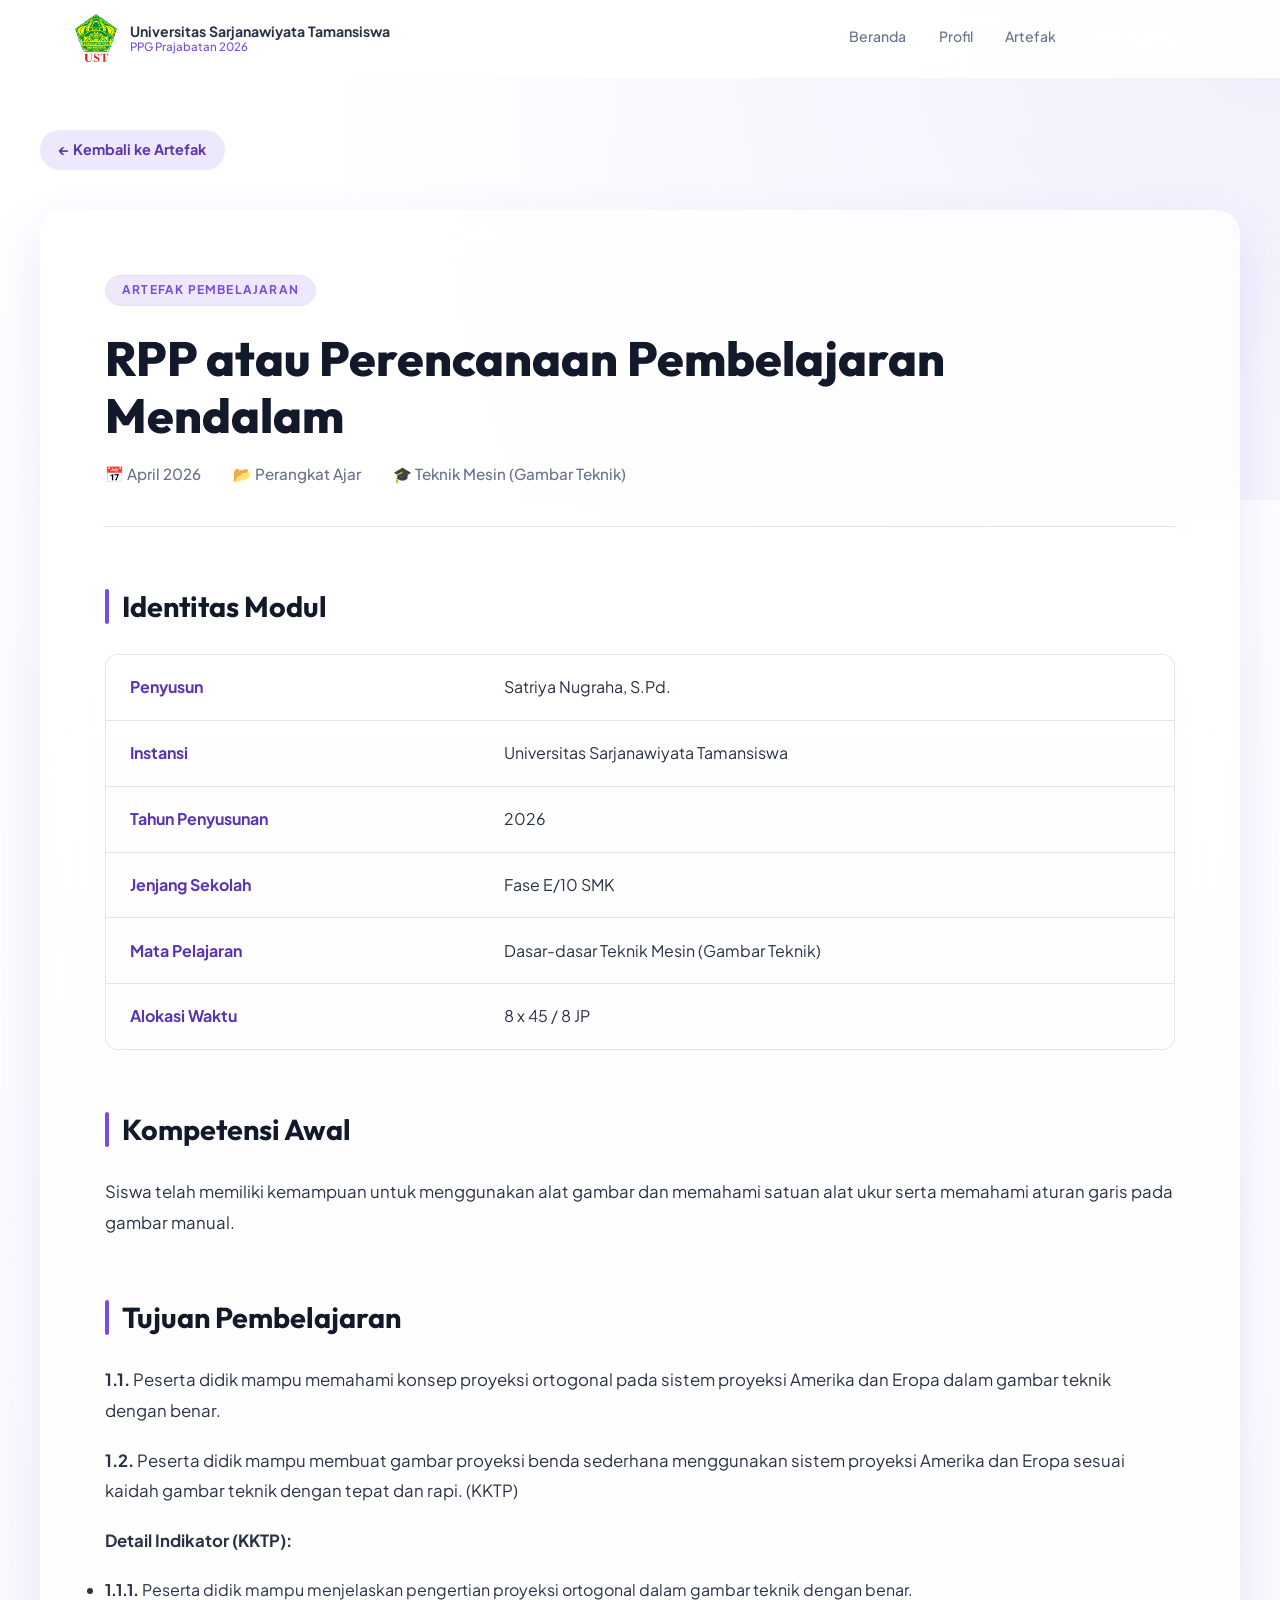
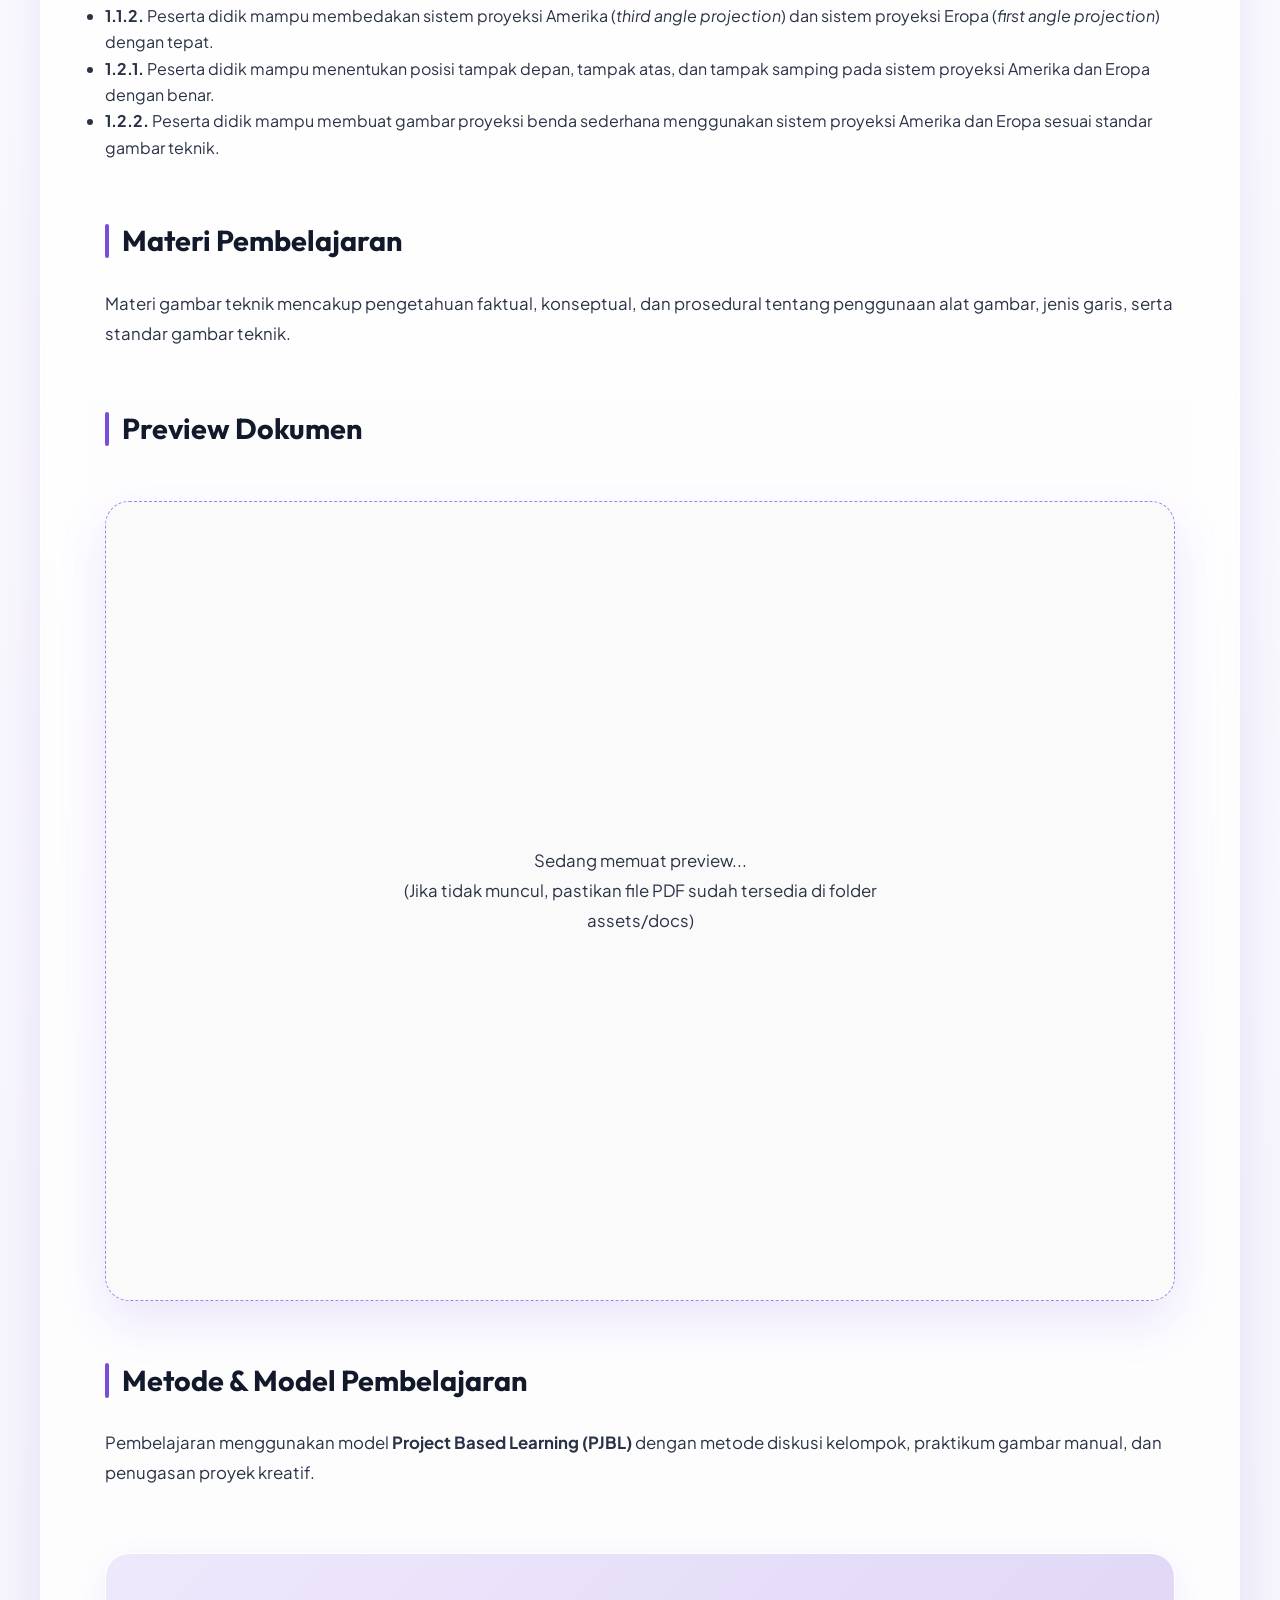
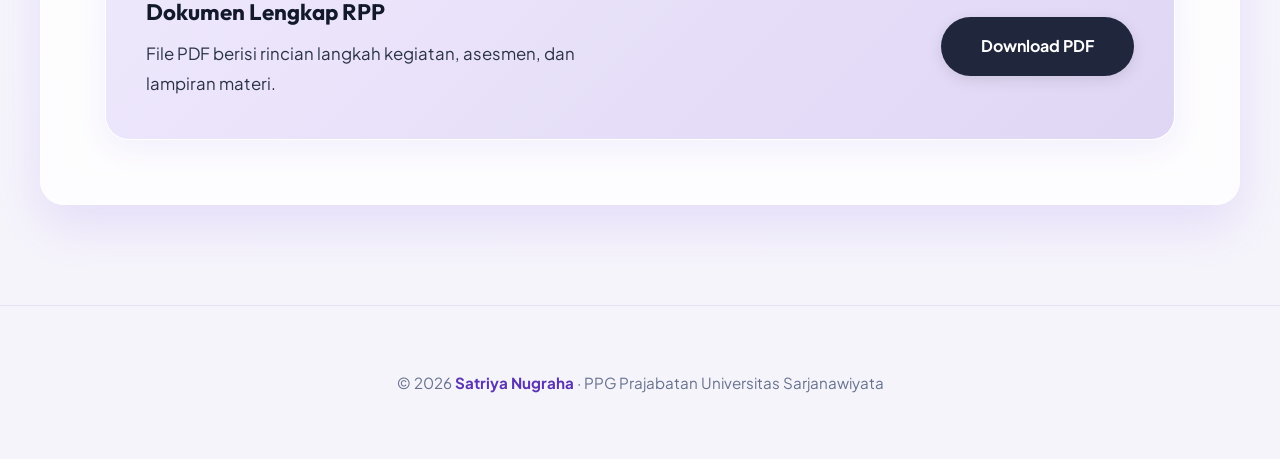
<file: perangkat-ajar.html>
<!DOCTYPE html>
<html lang="id">
<head>
  <meta charset="UTF-8" />
  <meta name="viewport" content="width=1200" />
  <title>Perangkat Ajar – PPG Prajabatan 2026</title>
  <link rel="preconnect" href="https://fonts.googleapis.com" />
  <link rel="preconnect" href="https://fonts.gstatic.com" crossorigin />
  <link href="https://fonts.googleapis.com/css2?family=Poppins:wght@400;500;600;700&family=Outfit:wght@400;500;600;700;800;900&family=Plus+Jakarta+Sans:wght@400;500;600;700&display=swap" rel="stylesheet" />
  <link rel="stylesheet" href="style.css?v=5" />
  <link rel="icon" type="image/png" href="logo-ust.png" />
  <style>
    .detail-section {
      padding-top: 130px;
      padding-bottom: 100px;
      background: linear-gradient(180deg, var(--white) 0%, var(--bg-alt) 100%);
      min-height: 100vh;
      position: relative;
    }
    .detail-section::before {
      content: '';
      position: absolute;
      top: 0; left: 0; right: 0; height: 500px;
      background: radial-gradient(circle at top right, hsl(258,70%,90%,0.4) 0%, transparent 70%);
      pointer-events: none;
    }
    .back-btn {
      display: inline-flex;
      align-items: center;
      gap: 0.6rem;
      color: var(--purple-dark);
      text-decoration: none;
      font-weight: 700;
      font-size: 0.9rem;
      margin-bottom: 2.5rem;
      transition: var(--transition);
      background: var(--purple-soft);
      padding: 0.5rem 1.2rem;
      border-radius: 99px;
    }
    .back-btn:hover {
      background: var(--purple);
      color: var(--white);
      transform: translateX(-5px);
    }
    .rpp-container {
      background: var(--glass-bg);
      backdrop-filter: blur(var(--glass-blur));
      -webkit-backdrop-filter: blur(var(--glass-blur));
      border: 1px solid var(--glass-border);
      border-radius: var(--radius-lg);
      padding: 4rem;
      box-shadow: var(--shadow-lg);
      position: relative;
      z-index: 1;
    }
    .rpp-header {
      border-bottom: 1px solid var(--border);
      padding-bottom: 2.5rem;
      margin-bottom: 3rem;
    }
    .rpp-header h1 {
      font-family: 'Outfit', sans-serif;
      font-size: clamp(2rem, 4vw, 3rem);
      font-weight: 800;
      color: var(--dark);
      margin-top: 0.75rem;
      margin-bottom: 1rem;
      line-height: 1.2;
    }
    .rpp-meta {
      display: flex;
      flex-wrap: wrap;
      gap: 2rem;
      color: var(--text-muted);
      font-size: 0.95rem;
      font-weight: 500;
    }
    .rpp-meta span { display: flex; align-items: center; gap: 0.5rem; }
    .rpp-content h2 {
      font-family: 'Outfit', sans-serif;
      font-size: 1.8rem;
      font-weight: 700;
      color: var(--dark);
      margin: 3.5rem 0 1.5rem;
      display: flex;
      align-items: center;
      gap: 0.8rem;
    }
    .rpp-content h2::before {
      content: '';
      width: 4px;
      height: 1.2em;
      background: var(--purple);
      border-radius: 2px;
    }
    .rpp-content p {
      margin-bottom: 1.25rem;
      color: var(--text);
      line-height: 1.8;
      font-size: 1.05rem;
    }
    .info-table {
      width: 100%;
      border-collapse: separate;
      border-spacing: 0;
      margin-bottom: 2.5rem;
      border: 1px solid var(--border);
      border-radius: 12px;
      overflow: hidden;
    }
    .info-table td {
      padding: 1.2rem 1.5rem;
      border-bottom: 1px solid var(--border);
      font-size: 1rem;
    }
    .info-table tr:last-child td { border-bottom: none; }
    .info-table td:first-child {
      background: rgba(258, 80%, 95%, 0.4);
      font-weight: 700;
      color: var(--purple-dark);
      width: 35%;
    }
    .download-card {
      background: linear-gradient(135deg, var(--purple-soft) 0%, hsl(258,60%,90%) 100%);
      border: 1px solid var(--white);
      border-radius: var(--radius-lg);
      padding: 2.5rem;
      display: flex;
      align-items: center;
      justify-content: space-between;
      margin-top: 4rem;
      box-shadow: var(--shadow-md);
    }
    .download-info h4 { 
      font-family: 'Outfit', sans-serif;
      font-size: 1.4rem;
      color: var(--dark);
      margin-bottom: 0.5rem; 
    }
    .btn-download {
      background: var(--dark-accent);
      color: white;
      text-decoration: none;
      padding: 1rem 2.5rem;
      border-radius: 99px;
      font-weight: 700;
      font-size: 1rem;
      transition: var(--transition);
      box-shadow: 0 4px 15px rgba(0,0,0,0.1);
    }
    .btn-download:hover {
      background: var(--purple);
      transform: translateY(-3px) scale(1.02);
      box-shadow: 0 8px 25px rgba(103, 61, 230, 0.3);
    }
    .pdf-viewer-container {
      width: 100%;
      height: 800px;
      margin: 3rem 0;
      border: 1px dashed var(--purple-light);
      border-radius: var(--radius-lg);
      overflow: hidden;
      box-shadow: var(--shadow-lg);
      background: #fafafa;
      position: relative;
    }
    .pdf-viewer-container iframe {
      width: 100%;
      height: 100%;
      border: none;
    }
    .pdf-fallback {
      position: absolute;
      top: 50%;
      left: 50%;
      transform: translate(-50%, -50%);
      text-align: center;
      color: var(--text-muted);
    }
  </style>
</head>
<body>

  <!-- NAVBAR (REUSED) -->
  <nav class="navbar scrolled" id="navbar">
    <div class="nav-container">
      <a href="index.html#home" class="nav-brand">
        <img src="logo-ust.png" alt="Logo UST" class="nav-logo-img" />
        <div class="nav-brand-text">
          <span class="nav-univ">Universitas Sarjanawiyata Tamansiswa</span>
          <span class="nav-sub">PPG Prajabatan 2026</span>
        </div>
      </a>
      <ul class="nav-links">
        <li><a href="index.html#home" class="nav-link">Beranda</a></li>
        <li><a href="index.html#profil" class="nav-link">Profil</a></li>
        <li><a href="index.html#artefak" class="nav-link">Artefak</a></li>
        <li><a href="index.html#kontak" class="btn-hubungi">Hubungi Saya</a></li>
      </ul>
    </div>
  </nav>

  <main class="detail-section page-enter">
    <div class="container">
      <a href="index.html#artefak" class="back-btn">← Kembali ke Artefak</a>
      
      <div class="rpp-container">
        <div class="rpp-header">
          <span class="section-tag">Artefak Pembelajaran</span>
          <h1>RPP atau Perencanaan Pembelajaran Mendalam</h1>
          <div class="rpp-meta">
            <span>📅 April 2026</span>
            <span>📂 Perangkat Ajar</span>
            <span>🎓 Teknik Mesin (Gambar Teknik)</span>
          </div>
        </div>

        <div class="rpp-content">
          <h2>Identitas Modul</h2>
          <table class="info-table">
            <tr>
              <td>Penyusun</td>
              <td>Satriya Nugraha, S.Pd.</td>
            </tr>
            <tr>
              <td>Instansi</td>
              <td>Universitas Sarjanawiyata Tamansiswa</td>
            </tr>
            <tr>
              <td>Tahun Penyusunan</td>
              <td>2026</td>
            </tr>
            <tr>
              <td>Jenjang Sekolah</td>
              <td>Fase E/10 SMK</td>
            </tr>
            <tr>
              <td>Mata Pelajaran</td>
              <td>Dasar-dasar Teknik Mesin (Gambar Teknik)</td>
            </tr>
            <tr>
              <td>Alokasi Waktu</td>
              <td>8 x 45 / 8 JP</td>
            </tr>
          </table>

          <h2>Kompetensi Awal</h2>
          <p>Siswa telah memiliki kemampuan untuk menggunakan alat gambar dan memahami satuan alat ukur serta memahami aturan garis pada gambar manual.</p>

          <h2>Tujuan Pembelajaran</h2>
          <p><strong>1.1.</strong> Peserta didik mampu memahami konsep proyeksi ortogonal pada sistem proyeksi Amerika dan Eropa dalam gambar teknik dengan benar.</p>
          <p><strong>1.2.</strong> Peserta didik mampu membuat gambar proyeksi benda sederhana menggunakan sistem proyeksi Amerika dan Eropa sesuai kaidah gambar teknik dengan tepat dan rapi. (KKTP)</p>

          <p><strong>Detail Indikator (KKTP):</strong></p>
          <ul>
            <li><strong>1.1.1.</strong> Peserta didik mampu menjelaskan pengertian proyeksi ortogonal dalam gambar teknik dengan benar.</li>
            <li><strong>1.1.2.</strong> Peserta didik mampu membedakan sistem proyeksi Amerika (<em>third angle projection</em>) dan sistem proyeksi Eropa (<em>first angle projection</em>) dengan tepat.</li>
            <li><strong>1.2.1.</strong> Peserta didik mampu menentukan posisi tampak depan, tampak atas, dan tampak samping pada sistem proyeksi Amerika dan Eropa dengan benar.</li>
            <li><strong>1.2.2.</strong> Peserta didik mampu membuat gambar proyeksi benda sederhana menggunakan sistem proyeksi Amerika dan Eropa sesuai standar gambar teknik.</li>
          </ul>

          <h2>Materi Pembelajaran</h2>
          <p>Materi gambar teknik mencakup pengetahuan faktual, konseptual, dan prosedural tentang penggunaan alat gambar, jenis garis, serta standar gambar teknik.</p>

          <h2>Preview Dokumen</h2>
          <div class="pdf-viewer-container">
            <div class="pdf-fallback">
              <p>Sedang memuat preview... <br> (Jika tidak muncul, pastikan file PDF sudah tersedia di folder assets/docs)</p>
            </div>
            <iframe src="assets/docs/Modul_Ajar_PPG.pdf#toolbar=0" title="Preview RPP"></iframe>
          </div>

          <h2>Metode & Model Pembelajaran</h2>
          <p>Pembelajaran menggunakan model <strong>Project Based Learning (PJBL)</strong> dengan metode diskusi kelompok, praktikum gambar manual, dan penugasan proyek kreatif.</p>

          <div class="download-card">
            <div class="download-info">
              <h4>Dokumen Lengkap RPP</h4>
              <p class="section-desc" style="margin:0; text-align:left;">File PDF berisi rincian langkah kegiatan, asesmen, dan lampiran materi.</p>
            </div>
            <a href="assets/docs/Modul_Ajar_PPG.pdf" class="btn-download" target="_blank">Download PDF</a>
          </div>
        </div>
      </div>
    </div>
  </main>

  <footer class="footer">
    <div class="container footer-inner">
      <p>© 2026 <strong>Satriya Nugraha</strong> · PPG Prajabatan Universitas Sarjanawiyata</p>
    </div>
  </footer>

  <script src="script.js"></script>
</body>
</html>
</file>
<file: style.css>
﻿/* â•â•â•â•â•â•â•â•â•â•â•â•â•â•â•â•â•â•â•â•â•â•â•â•â•â•â•â•â•â•â•â•â•â•â•â•â•â•â•â•â•â•â•â•â•â•â•
   PORTFOLIO â€“ Light Theme (mirip referensi)
   â•â•â•â•â•â•â•â•â•â•â•â•â•â•â•â•â•â•â•â•â•â•â•â•â•â•â•â•â•â•â•â•â•â•â•â•â•â•â•â•â•â•â•â•â•â•â• */

/* â”€â”€ RESET â”€â”€â”€â”€â”€â”€â”€â”€â”€â”€â”€â”€â”€â”€â”€â”€â”€â”€â”€â”€â”€â”€â”€â”€â”€â”€â”€â”€â”€â”€â”€â”€â”€â”€â”€â”€â”€â”€ */
*, *::before, *::after { box-sizing: border-box; margin: 0; padding: 0; }

:root {
  /* Premium Palette */
  --purple:        hsl(258, 66%, 58%);      /* Elegant Primary */
  --purple-dark:   hsl(258, 55%, 45%);      /* For Contrast */
  --purple-light:  hsl(258, 75%, 72%);      /* For Highlights */
  --purple-soft:   hsl(258, 80%, 95%);      /* For Soft Backgrounds */
  --purple-bg:     hsl(258, 100%, 98%);     /* Clean Page Background */
  
  --dark:          hsl(224, 42%, 12%);      /* Deep Ink */
  --dark-accent:   hsl(224, 30%, 18%);      /* Rich Dark Gray */
  --text:          hsl(224, 25%, 22%);      /* Professional Reading Color */
  --text-muted:    hsl(224, 15%, 48%);      /* Soft Grayish Blue */
  
  --white:         #ffffff;
  --border:        hsl(258, 40%, 92%);
  --bg-alt:        hsl(252, 45%, 97%);

  /* Glassmorphism Tokens */
  --glass-bg:      rgba(255, 255, 255, 0.75);
  --glass-border:  rgba(255, 255, 255, 0.5);
  --glass-blur:    20px;

  /* Shadows & Layout */
  --shadow-sm:     0 2px 10px rgba(0, 0, 0, 0.05);
  --shadow-md:     0 8px 30px rgba(103, 61, 230, 0.08); /* Purple-tinted shadow */
  --shadow-lg:     0 20px 50px rgba(103, 61, 230, 0.12);
  
  --max-w:         1200px;
  --radius:        14px;
  --radius-lg:     24px;
  --transition:    0.4s cubic-bezier(0.165, 0.84, 0.44, 1);
}

html { scroll-behavior: smooth; }

body {
  font-family: 'Plus Jakarta Sans', sans-serif;
  background: var(--white);
  color: var(--text);
  line-height: 1.65;
  overflow-x: hidden;
  min-width: 1200px;
}

::-webkit-scrollbar { width: 5px; }
::-webkit-scrollbar-track { background: var(--white); }
::-webkit-scrollbar-thumb { background: var(--purple-light); border-radius: 99px; }

/* â”€â”€ NAVBAR â”€â”€â”€â”€â”€â”€â”€â”€â”€â”€â”€â”€â”€â”€â”€â”€â”€â”€â”€â”€â”€â”€â”€â”€â”€â”€â”€â”€â”€â”€â”€â”€â”€â”€â”€â”€ */
.navbar {
  position: fixed; top: 0; left: 0; right: 0;
  z-index: 1000;
  padding: 0.9rem 0;
  background: rgba(255,255,255,0.92);
  backdrop-filter: blur(16px);
  -webkit-backdrop-filter: blur(16px);
  border-bottom: 1px solid transparent;
  transition: var(--transition);
}
.navbar.scrolled {
  border-color: var(--border);
  box-shadow: 0 2px 24px hsl(258,60%,62%,0.08);
}

.nav-container {
  max-width: var(--max-w);
  margin: 0 auto;
  padding: 0 2rem;
  display: flex;
  align-items: center;
  gap: 2rem;
}

/* Brand */
.nav-brand {
  display: flex; align-items: center; gap: 0.65rem;
  text-decoration: none;
  color: inherit;
  flex-shrink: 0;
}
.nav-logo-img {
  width: 48px;
  height: auto;
  max-height: 48px;
  object-fit: contain;
}
.nav-logo-icon {
  width: 42px; height: 42px;
  background: linear-gradient(135deg, var(--purple-soft), var(--purple-light));
  border: 2px solid var(--border);
  border-radius: 10px;
  display: flex; align-items: center; justify-content: center;
  font-size: 1.4rem;
}
.nav-brand-text { display: flex; flex-direction: column; line-height: 1.2; }
.nav-univ {
  font-weight: 700;
  font-size: 0.88rem;
  color: var(--text);
}
.nav-sub {
  font-size: 0.72rem;
  color: var(--purple);
  font-weight: 500;
}

/* Links */
.nav-links {
  display: flex;
  list-style: none;
  gap: 0.25rem;
  margin-left: auto;
}
.nav-link {
  display: block;
  padding: 0.45rem 0.9rem;
  text-decoration: none;
  font-weight: 500;
  font-size: 0.88rem;
  color: var(--text-muted);
  border-radius: 8px;
  transition: var(--transition);
}
.nav-link:hover, .nav-link.active {
  color: var(--text);
  background: var(--purple-soft);
}

/* CTA Button */
.btn-hubungi {
  display: inline-block;
  background: var(--dark-btn);
  color: #fff;
  text-decoration: none;
  font-weight: 600;
  font-size: 0.85rem;
  padding: 0.6rem 1.35rem;
  border-radius: 99px;
  flex-shrink: 0;
  transition: var(--transition);
}
.btn-hubungi:hover {
  background: var(--purple);
  transform: translateY(-1px);
  box-shadow: 0 6px 20px hsl(258,60%,62%,0.35);
}

/* Hamburger */
.hamburger {
  display: none;
  flex-direction: column;
  gap: 5px;
  background: none; border: none; cursor: poPlus Jakarta Sans;
  padding: 4px; margin-left: auto;
}
.hamburger span {
  display: block; width: 22px; height: 2px;
  background: var(--text);
  border-radius: 2px;
  transition: var(--transition);
}

/* â”€â”€ HERO â”€â”€â”€â”€â”€â”€â”€â”€â”€â”€â”€â”€â”€â”€â”€â”€â”€â”€â”€â”€â”€â”€â”€â”€â”€â”€â”€â”€â”€â”€â”€â”€â”€â”€â”€â”€â”€â”€â”€ */
.hero {
  min-height: 750px !important;
  height: 750px !important;
  position: relative;
  overflow: hidden;
  display: flex !important;
  flex-direction: row !important;
  flex-wrap: nowrap !important;
  align-items: center;
  padding: 0 2rem;
  background: var(--white);
  max-width: 1200px;
  margin: 0 auto;
}

/* â”€â”€ Decorative Circles â”€â”€ */
.deco { position: fixed; poPlus Jakarta Sans-events: none; border-radius: 50%; }

/* Large purple blob bottom-left */
.deco-blob {
  position: fixed;
  width: 520px; height: 480px;
  background: radial-gradient(ellipse at center, hsl(258,70%,80%,0.35) 0%, hsl(258,70%,80%,0) 70%);
  bottom: -120px; left: -80px;
  border-radius: 50%;
  filter: blur(30px);
  animation: blobPulse 7s ease-in-out infinite;
}
@keyframes blobPulse {
  0%,100% { transform: scale(1); }
  50% { transform: scale(1.05) translate(10px,-10px); }
}

/* Large solid circle (right, behind photo) */
.deco-circle-lg {
  width: 420px; height: 420px;
  background: hsl(258, 50%, 88%, 0.45);
  top: 50%; right: 4%;
  transform: translateY(-50%);
  position: absolute;
  border-radius: 50%;
  animation: floatY 6s ease-in-out infinite;
}

/* Medium circle top-right */
.deco-circle-md {
  width: 140px; height: 140px;
  background: hsl(258, 50%, 90%, 0.5);
  top: 6%; right: 3%;
  position: absolute;
  animation: floatY 8s ease-in-out infinite 1s;
}

/* Small filled circles */
.deco-circle-sm-1 {
  width: 18px; height: 18px;
  background: hsl(258, 65%, 72%,0.55);
  top: 20%; left: 38%;
  position: absolute;
  animation: floatY 5s ease-in-out infinite 0.5s;
}
.deco-circle-sm-2 {
  width: 10px; height: 10px;
  background: hsl(258, 65%, 72%,0.45);
  top: 60%; left: 42%;
  position: absolute;
}
.deco-circle-sm-3 {
  width: 14px; height: 14px;
  background: hsl(258, 65%, 72%,0.5);
  bottom: 22%; left: 28%;
  position: absolute;
  animation: floatY 6s ease-in-out infinite 2s;
}
.deco-circle-sm-4 {
  width: 8px; height: 8px;
  background: hsl(258, 65%, 72%,0.4);
  top: 42%; left: 48%;
  position: absolute;
}

/* Outline circles */
.deco-outline-1 {
  width: 90px; height: 90px;
  border: 2px solid hsl(258,50%,80%,0.4);
  top: 14%; left: 55%;
  position: absolute;
  background: transparent;
  animation: spin 18s linear infinite;
}
.deco-outline-2 {
  width: 60px; height: 60px;
  border: 2px solid hsl(258,50%,80%,0.35);
  top: 30%; left: 62%;
  position: absolute;
  background: transparent;
}

/* Dot groups (pink dots) */
.deco-dot-group-1,
.deco-dot-group-2 {
  position: absolute;
  background: none !important;
  border-radius: 0 !important;
}
.deco-dot-group-1 {
  width: 80px; height: 60px;
  top: 30%; right: 1%;
  background-image:
    radial-gradient(circle 3px, hsl(330,70%,72%,0.6) 100%, transparent 0),
    radial-gradient(circle 3px, hsl(330,70%,72%,0.6) 100%, transparent 0),
    radial-gradient(circle 3px, hsl(330,70%,72%,0.6) 100%, transparent 0),
    radial-gradient(circle 3px, hsl(330,70%,72%,0.6) 100%, transparent 0),
    radial-gradient(circle 3px, hsl(330,70%,72%,0.6) 100%, transparent 0),
    radial-gradient(circle 3px, hsl(330,70%,72%,0.6) 100%, transparent 0) !important;
  background-size: 14px 14px !important;
  background-position:
    0 0, 14px 0, 28px 0,
    7px 14px, 21px 14px, 35px 14px !important;
  background-repeat: no-repeat !important;
}
.deco-dot-group-2 {
  width: 60px; height: 60px;
  bottom: 24%; right: 2%;
  background-image:
    radial-gradient(circle 3px, hsl(330,70%,72%,0.5) 100%, transparent 0),
    radial-gradient(circle 3px, hsl(330,70%,72%,0.5) 100%, transparent 0),
    radial-gradient(circle 3px, hsl(330,70%,72%,0.5) 100%, transparent 0),
    radial-gradient(circle 3px, hsl(330,70%,72%,0.5) 100%, transparent 0) !important;
  background-size: 12px 12px !important;
  background-position: 0 0, 12px 0, 6px 12px, 18px 12px !important;
  background-repeat: no-repeat !important;
}

/* Ornaments */
.deco-star-1, .deco-star-2, .deco-star-3 {
  position: absolute;
  color: hsl(258, 60%, 75%);
  font-size: 1.5rem;
  border-radius: 0;
  animation: pulse 3s infinite alternate;
}
.deco-star-1 { top: 12%; left: 10%; font-size: 2rem; color: hsl(330,70%,75%); }
.deco-star-2 { bottom: 15%; right: 40%; font-size: 1.2rem; }
.deco-star-3 { top: 40%; left: 80%; animation-delay: 1s; }

.deco-plus-1, .deco-plus-2 {
  position: absolute;
  color: hsl(220, 20%, 60%, 0.5);
  font-size: 1.8rem;
  font-weight: 300;
  border-radius: 0;
  animation: spin 15s linear infinite;
}
.deco-plus-1 { top: 75%; left: 8%; }
.deco-plus-2 { top: 20%; right: 15%; }

.deco-ring-1 {
  width: 120px; height: 120px;
  border: 1px dashed hsl(258, 50%, 70%, 0.5);
  top: 70%; right: 2%;
  position: absolute;
  border-radius: 50%;
  background: transparent;
  animation: spin 20s linear infinite reverse;
}
@keyframes pulse {
  0% { transform: scale(1) rotate(0deg); opacity: 0.6; }
  100% { transform: scale(1.2) rotate(15deg); opacity: 1; }
}

@keyframes floatY {
  0%,100% { transform: translateY(0); }
  50% { transform: translateY(-12px); }
}
@keyframes spin { to { transform: rotate(360deg); } }

/* Hero Layout */
.hero-left {
  flex: 0 0 52%;
  max-width: 52%;
  padding-top: 5rem;
  position: relative; z-index: 1;
}

.hero-eyebrow {
  font-family: 'Poppins', sans-serif;
  font-size: 1.05rem;
  font-weight: 600;
  color: hsl(258, 40%, 60%); /* Soft muted purple */
  margin-bottom: 0.8rem;
  letter-spacing: 0.03em;
  animation: fadeInUp 0.6s ease both;
}

.hero-name {
  font-family: 'Outfit', sans-serif;
  font-size: clamp(3.5rem, 8vw, 6rem);
  font-weight: 800;
  line-height: 1.1;
  letter-spacing: -2px;
  padding-bottom: 0.1em;
  margin-bottom: 1.0rem;
  display: inline-block;
  color: var(--dark);
  background: linear-gradient(135deg, var(--dark) 0%, var(--purple-dark) 100%);
  -webkit-background-clip: text;
  -webkit-text-fill-color: transparent;
  filter: drop-shadow(0 10px 20px rgba(103, 61, 230, 0.15));
  transition: var(--transition);
  cursor: default;
}
.hero-name:hover {
  transform: translateY(-2px) scale(1.01);
  filter: drop-shadow(0 15px 30px rgba(103, 61, 230, 0.25));
}.hero-tagline {
  font-family: 'Poppins', sans-serif;
  font-size: 0.95rem;
  color: var(--text-muted);
  margin-bottom: 2rem;
  line-height: 1.7;
  animation: fadeInUp 0.6s 0.2s ease both;
}
.hero-tagline a, .hero-tagline span {
  color: var(--purple);
  font-weight: 600;
  text-decoration: none;
}

/* IG Button */
.btn-ig {
  display: inline-flex;
  align-items: center;
  gap: 0.5rem;
  border: 1.5px solid hsl(220,15%,55%,0.45);
  color: var(--text);
  text-decoration: none;
  font-size: 0.88rem;
  font-weight: 600;
  padding: 0.65rem 1.4rem;
  border-radius: 8px;
  transition: var(--transition);
  background: var(--white);
  animation: fadeInUp 0.6s 0.3s ease both;
}
.btn-ig:hover {
  border-color: var(--purple);
  color: var(--purple);
  background: var(--purple-soft);
  transform: translateY(-2px);
}

/* Hero Right â€“ Photo */
.hero-right {
  flex: 0 0 48%;
  max-width: 48%;
  display: flex !important;
  align-items: flex-end;
  justify-content: center;
  height: 750px !important;
  position: relative;
  z-index: 1;
}

.hero-bg-text {
  position: absolute;
  top: 50%;
  left: 50%;
  transform: translate(-50%, -50%);
  font-family: 'Outfit', sans-serif;
  font-size: clamp(3rem, 7vw, 5.5rem);
  font-weight: 900;
  line-height: 0.85;
  color: var(--dark);
  opacity: 0.12;
  white-space: nowrap;
  text-align: center;
  z-index: 0;
  pointer-events: none;
  width: max-content;
}

.photo-wrap {
  width: 100%;
  max-width: 500px;
  height: 100% !important;
  position: relative;
  display: flex !important;
  align-items: flex-end;
  justify-content: center;
  animation: fadeIn 0.8s 0.2s ease both;
}

.hero-photo {
  width: 100%;
  max-width: 480px;
  height: auto;
  max-height: 700px !important;
  object-fit: contain;
  object-position: bottom center;
  display: block;
  position: relative; z-index: 2;
  /* Remove background - photo should be PNG with transparent bg */
  filter: drop-shadow(0 25px 40px rgba(0,0,0,0.25)) drop-shadow(0 10px 15px rgba(0,0,0,0.15));
  transition: transform 0.5s ease, filter 0.5s ease;
}
.hero-photo:hover {
  transform: translateY(-8px);
  filter: drop-shadow(0 35px 50px rgba(0,0,0,0.3)) drop-shadow(0 15px 20px rgba(0,0,0,0.2));
}

/* Placeholder saat foto belum ada */
.photo-placeholder {
  display: none;
  flex-direction: column;
  align-items: center;
  justify-content: center;
  width: 300px; height: 380px;
  background: var(--purple-soft);
  border: 2.5px dashed var(--purple-light);
  border-radius: var(--radius-lg);
  text-align: center;
  gap: 1rem;
  position: relative; z-index: 2;
}
.photo-placeholder-icon { font-size: 5rem; }
.photo-placeholder p {
  color: var(--text-muted);
  font-size: 0.85rem;
  line-height: 1.6;
}
.photo-placeholder code {
  background: hsl(258,60%,88%,0.5);
  padding: 0.15rem 0.4rem;
  border-radius: 4px;
  color: var(--purple);
  font-size: 0.8rem;
}

/* â”€â”€ SECTIONS â”€â”€â”€â”€â”€â”€â”€â”€â”€â”€â”€â”€â”€â”€â”€â”€â”€â”€â”€â”€â”€â”€â”€â”€â”€â”€â”€â”€â”€â”€â”€â”€â”€â”€â”€ */
.section { padding: 6rem 2rem; }
.section-alt { background: var(--bg-alt); }
.container { max-width: var(--max-w); margin: 0 auto; }

.section-header {
  text-align: center;
  margin-bottom: 3.5rem;
}
.section-tag {
  display: inline-block;
  background: var(--purple-soft);
  color: var(--purple);
  border: 1px solid var(--border);
  padding: 0.28rem 1rem;
  border-radius: 99px;
  font-size: 0.75rem;
  font-weight: 700;
  text-transform: uppercase;
  letter-spacing: 0.1em;
  margin-bottom: 0.75rem;
}
.section-title {
  font-family: 'Outfit', sans-serif;
  font-size: clamp(1.8rem, 4vw, 2.6rem);
  font-weight: 800;
  color: var(--dark);
  letter-spacing: -0.5px;
  margin-bottom: 0.6rem;
}
.section-desc { color: var(--text-muted); max-width: 500px; margin: 0 auto; font-size: 0.95rem; }

/* â”€â”€ PROFIL TABS â”€â”€â”€â”€â”€â”€â”€â”€â”€â”€â”€â”€â”€â”€â”€â”€â”€â”€â”€â”€â”€â”€â”€â”€â”€â”€â”€â”€â”€â”€â”€â”€ */
.tabs-nav {
  display: flex;
  justify-content: center;
  gap: 1rem;
  margin-bottom: 2.5rem;
  flex-wrap: wrap;
}
.tabs-nav {
  display: flex;
  justify-content: center;
  gap: 2.5rem;
  margin-bottom: 3.5rem;
  border-bottom: 1px solid var(--border);
  padding-bottom: 0px;
}
.tab-btn {
  background: transparent;
  border: none;
  border-bottom: 3px solid transparent;
  color: var(--text-muted);
  padding: 1rem 0.5rem;
  font-family: inherit;
  font-weight: 600;
  font-size: 1rem;
  cursor: pointer;
  transition: var(--transition);
  border-radius: 0;
  position: relative;
}
.tab-btn:hover {
  color: var(--purple);
}
.tab-btn.active {
  color: var(--purple);
  border-bottom-color: var(--purple);
}
.tab-btn::after {
  content: '';
  position: absolute;
  bottom: -3px;
  left: 0;
  width: 0;
  height: 3px;
  background: var(--purple);
  transition: var(--transition);
}
.tab-btn.active::after {
  width: 100%;
}
.tabs-content {
  position: relative;
  min-height: 380px;
}
.tab-panel {
  display: none;
  animation: fadeIn 0.5s ease forwards;
}
.tab-panel.active {
  display: block;
}

.profil-grid {
  display: grid !important;
  grid-template-columns: 1.25fr 0.75fr !important;
  gap: 3.5rem !important;
  align-items: center !important;
  background: var(--glass-bg);
  backdrop-filter: blur(var(--glass-blur));
  -webkit-backdrop-filter: blur(var(--glass-blur));
  border: 1px solid var(--glass-border);
  border-radius: var(--radius-lg);
  padding: 3rem !important;
  box-shadow: var(--shadow-md);
}
.profil-text h3 { 
  margin-bottom: 1.5rem; 
  font-size: 1.8rem; 
  color: var(--dark); 
  font-family: 'Outfit', sans-serif;
  letter-spacing: -0.5px;
}
.profil-text p { 
  color: var(--text); 
  margin-bottom: 1.2rem; 
  font-size: 1.05rem; 
  line-height: 1.8;
  opacity: 0.9;
}
.profil-text strong { 
  color: var(--purple-dark); 
  font-weight: 700; 
  background: var(--purple-soft);
  padding: 0 4px;
  border-radius: 4px;
}
.profil-image-wrap { width: 100%; height: 100%; }

/* Profil Tab 2: Hobi (Interactive Slider) */
.hobi-interactive-container {
  display: grid !important;
  grid-template-columns: 280px 1fr !important;
  gap: 2rem !important;
  background: linear-gradient(135deg, hsl(258,80%,98%) 0%, hsl(258,50%,92%) 100%);
  border: 1px solid var(--white);
  border-radius: var(--radius-lg);
  padding: 2rem !important;
  box-shadow: 0 10px 40px hsl(258,60%,62%,0.08), inset 0 2px 0 var(--white);
  align-items: center;
  min-height: 480px !important;
  position: relative;
  overflow: hidden;
}
.hobi-interactive-container::after {
  content: ''; position: absolute; bottom: -50px; right: -50px; width: 450px; height: 450px;
  background: radial-gradient(circle, hsl(258,70%,85%,0.5) 0%, transparent 70%); border-radius: 50%; pointer-events: none;
}
.hobi-interactive-container::before {
  content: ''; position: absolute; top: -50px; left: 150px; width: 350px; height: 350px;
  background: radial-gradient(circle, hsl(330,70%,90%,0.5) 0%, transparent 70%); border-radius: 50%; pointer-events: none;
}
.hobi-nav-list {
  display: flex;
  flex-direction: column;
  gap: 0.5rem;
  background: rgba(255, 255, 255, 0.6);
  backdrop-filter: blur(12px);
  padding: 1.5rem;
  border-radius: var(--radius-md);
  border: 1px solid rgba(255, 255, 255, 0.8);
  box-shadow: 0 8px 32px rgba(0,0,0,0.03);
  position: relative;
  z-index: 2;
}
.hobi-nav-btn {
  display: flex;
  align-items: center;
  gap: 1.2rem;
  background: transparent;
  border: none;
  text-align: left;
  cursor: pointer;
  padding: 1rem 1.2rem;
  border-radius: 8px;
  transition: var(--transition);
  opacity: 0.6;
}
.hobi-nav-btn:hover, .hobi-nav-btn.active {
  opacity: 1;
  background: var(--white);
  box-shadow: 0 4px 15px rgba(0,0,0,0.04);
  transform: translateX(6px);
}

.hobi-nav-title {
  font-family: 'Outfit', sans-serif;
  font-size: 1.7rem;
  font-weight: 600;
  color: var(--text);
  transition: color var(--transition);
}
.hobi-nav-btn.active .hobi-nav-title, .hobi-nav-btn:hover .hobi-nav-title {
  color: var(--purple-dark);
}

.hobi-content-display {
  position: relative;
  width: 100%;
  height: 100%;
  min-height: 400px;
  overflow: hidden;
}
.hobi-display-item {
  position: absolute;
  top: 0;
  left: 0;
  width: 100%;
  height: 100%;
  opacity: 0;
  visibility: hidden;
  transform: translateX(30px);
  transition: opacity 0.6s ease, transform 0.6s cubic-bezier(0.2, 0.8, 0.2, 1);
  display: grid !important;
  grid-template-columns: 1fr 1fr !important;
  gap: 2rem !important;
  align-items: center;
}
.hobi-display-item.active {
  position: relative;
  opacity: 1;
  visibility: visible;
  transform: translateX(0);
}
.hobi-display-img {
  width: 100%;
  height: 450px;
  background: transparent;
  display: flex;
  align-items: center;
  justify-content: center;
  overflow: visible; /* So the 3D shadow is not cut off */
  position: relative;
  perspective: 1000px;
}
.polaroid-frame {
  position: relative;
  display: flex !important;
  flex-direction: column !important;
  align-items: center !important;
  background: var(--white);
  padding: 12px;
  padding-bottom: 40px; /* Ruang untuk caption */
  border-radius: 6px;
  box-shadow: 0 25px 40px rgba(0,0,0,0.15), 0 5px 15px rgba(0,0,0,0.1);
  transform: rotate(-3deg);
  transition: transform 0.5s cubic-bezier(0.175, 0.885, 0.32, 1.275), box-shadow 0.4s ease;
  cursor: pointer;
}
.polaroid-frame img {
  max-width: 100%;
  max-height: 380px;
  width: auto;
  height: auto;
  object-fit: cover;
  border-radius: 2px;
}
.photo-caption {
  position: absolute;
  bottom: 8px;
  left: 50%;
  transform: translateX(-50%);
  font-family: 'Poppins', sans-serif;
  font-weight: 600;
  color: #444;
  font-size: 0.9rem;
  white-space: nowrap;
}
.hobi-display-item.active .polaroid-frame {
  animation: popImage3D 0.6s cubic-bezier(0.175, 0.885, 0.32, 1.275) forwards;
}
@keyframes popImage3D {
  0% { opacity: 0; transform: scale(0.8) rotate(-15deg); }
  100% { opacity: 1; transform: scale(1) rotate(-3deg); }
}
.polaroid-frame:hover {
  transform: scale(1.05) rotate(0deg) !important;
  box-shadow: 0 30px 60px rgba(0,0,0,0.2), 0 10px 20px rgba(0,0,0,0.12);
}
.hobi-display-text h4 {
  font-size: 2.2rem;
  color: var(--purple-dark);
  margin-bottom: 1.2rem;
  font-family: 'Outfit', sans-serif;
}
.hobi-display-text p {
  color: var(--text-muted);
  line-height: 1.7;
  font-size: 0.95rem;
}


/* Profil Tab 3: Alasan */
.alasan-wrap {
  background: var(--purple-bg);
  border: 1.5px solid var(--border);
  border-radius: var(--radius-lg);
  padding: 4.5rem 3rem;
  text-align: center;
  max-width: 800px;
  margin: 0 auto;
  box-shadow: 0 8px 32px hsl(258,60%,62%,0.04);
}
.alasan-icon { font-size: 4rem; margin-bottom: 1.25rem; }
.alasan-wrap h3 { font-family: 'Outfit', sans-serif; font-size: 1.85rem; color: var(--dark); margin-bottom: 1.5rem; }
.alasan-wrap p { color: var(--text-muted); font-size: 1.05rem; margin-bottom: 1.25rem; line-height: 1.8; }
.alasan-wrap p:last-child { margin-bottom: 0; }
.alasan-wrap strong { color: var(--purple); font-weight: 700; }

/* Responsive breakpoints removed to force desktop layout */

/* â”€â”€ ARTEFAK â”€â”€â”€â”€â”€â”€â”€â”€â”€â”€â”€â”€â”€â”€â”€â”€â”€â”€â”€â”€â”€â”€â”€â”€â”€â”€â”€â”€â”€â”€â”€â”€â”€â”€â”€ */
.artefak-grid {
  display: grid;
  grid-template-columns: repeat(3, 1fr);
  gap: 1.5rem;
}
.artefak-card {
  background: var(--glass-bg);
  backdrop-filter: blur(var(--glass-blur));
  -webkit-backdrop-filter: blur(var(--glass-blur));
  border: 1px solid var(--glass-border);
  border-radius: var(--radius-lg);
  padding: 2.2rem 1.5rem;
  display: flex;
  flex-direction: column;
  align-items: center;
  justify-content: flex-start;
  transition: all 0.5s cubic-bezier(0.165, 0.84, 0.44, 1);
  box-shadow: var(--shadow-md);
  position: relative;
  overflow: hidden;
  height: 160px;
  cursor: pointer;
  text-decoration: none;
}
.artefak-card::before {
  content: '';
  position: absolute;
  top: 0; left: -100%;
  width: 100%; height: 100%;
  background: linear-gradient(90deg, transparent, rgba(255,255,255,0.4), transparent);
  transition: 0.8s;
}
.artefak-card:hover::before {
  left: 100%;
}
.artefak-card:hover {
  height: 400px;
  transform: translateY(-8px);
  border-color: var(--purple-light);
  box-shadow: 0 15px 35px hsla(258, 66%, 58%, 0.15);
  z-index: 10;
  align-items: flex-start;
  padding: 2.2rem;
}
.artefak-card:active {
  transform: translateY(-5px) scale(0.98);
  transition: 0.1s;
}

.artefak-icon { 
  font-size: 3.5rem; 
  transition: all 0.5s cubic-bezier(0.165, 0.84, 0.44, 1);
  margin-bottom: 0.5rem;
}
.artefak-card:hover .artefak-icon {
  font-size: 2.2rem;
  margin-bottom: 0;
}

.artefak-badge {
  font-size: 0.75rem;
  font-weight: 700;
  text-transform: uppercase;
  letter-spacing: 0.08em;
  color: var(--purple);
  transition: opacity 0.5s;
}

.artefak-card h3,
.artefak-card p,
.artefak-card .artefak-tags {
  opacity: 0;
  transform: translateY(20px);
  transition: all 0.4s ease;
  max-height: 0;
  margin: 0;
  visibility: hidden;
}

.artefak-card:hover h3,
.artefak-card:hover p,
.artefak-card:hover .artefak-tags {
  opacity: 1;
  transform: translateY(0);
  visibility: visible;
}

.artefak-card h3 { 
  font-size: 1.25rem; 
  font-weight: 800; 
  color: var(--dark); 
  font-family: 'Outfit', sans-serif;
  margin-top: 0;
}
.artefak-card:hover h3 {
  margin-top: 1.2rem;
  max-height: 100px;
}

.artefak-card p {
  color: var(--text-muted);
  font-size: 0.95rem;
  line-height: 1.6;
  flex: 1;
}
.artefak-card:hover p {
  margin-top: 0.8rem;
  max-height: 200px;
}

.artefak-tags { display: flex; flex-wrap: wrap; gap: 0.6rem; margin-top: auto; }
.artefak-card:hover .artefak-tags {
  max-height: 50px;
  padding-top: 1.5rem;
}
.artefak-tags span {
  background: var(--purple-soft);
  color: var(--purple-dark);
  font-size: 0.72rem;
  font-weight: 700;
  padding: 0.35rem 0.8rem;
  border-radius: 99px;
  border: 1px solid var(--border);
}

/* â”€â”€ KOMPETENSI â”€â”€â”€â”€â”€â”€â”€â”€â”€â”€â”€â”€â”€â”€â”€â”€â”€â”€â”€â”€â”€â”€â”€â”€â”€â”€â”€â”€â”€â”€â”€â”€â”€ */
.komp-grid {
  display: grid;
  grid-template-columns: repeat(3, 1fr);
  gap: 3rem;
}
.komp-cat {
  font-size: 1rem;
  font-weight: 700;
  color: var(--dark);
  margin-bottom: 1.5rem;
  padding-bottom: 0.75rem;
  border-bottom: 2px solid var(--border);
}
.skill-list { display: flex; flex-direction: column; gap: 1.25rem; }
.skill-item {}
.skill-header {
  display: flex;
  justify-content: space-between;
  font-size: 0.85rem;
  font-weight: 500;
  color: var(--text);
  margin-bottom: 0.45rem;
}
.skill-pct { color: var(--purple); font-weight: 700; }
.skill-bar {
  height: 7px;
  background: var(--purple-soft);
  border-radius: 99px;
  overflow: hidden;
}
.skill-fill {
  height: 100%;
  background: linear-gradient(90deg, var(--purple), var(--purple-light));
  border-radius: 99px;
  width: 0;
  transition: width 1.3s cubic-bezier(0.4, 0, 0.2, 1);
}
.softskill-grid { display: flex; flex-wrap: wrap; gap: 0.5rem; }
.softskill-item {
  background: var(--white);
  border: 1.5px solid var(--border);
  color: var(--text-muted);
  padding: 0.4rem 0.85rem;
  border-radius: 99px;
  font-size: 0.8rem;
  font-weight: 500;
  transition: var(--transition);
  cursor: default;
}
.softskill-item:hover {
  background: var(--purple-soft);
  border-color: var(--purple-light);
  color: var(--purple);
}

/* â”€â”€ KONTAK â”€â”€â”€â”€â”€â”€â”€â”€â”€â”€â”€â”€â”€â”€â”€â”€â”€â”€â”€â”€â”€â”€â”€â”€â”€â”€â”€â”€â”€â”€â”€â”€â”€â”€â”€â”€â”€ */
.kontak-wrap {
  display: grid !important;
  grid-template-columns: 1fr 1.6fr !important;
  gap: 3rem !important;
  align-items: start;
}
.kontak-info { display: flex; flex-direction: column; gap: 1.5rem; }
.kontak-item { display: flex; align-items: flex-start; gap: 1rem; }
.kontak-icon {
  width: 46px; height: 46px;
  background: var(--purple-soft);
  border: 1.5px solid var(--border);
  border-radius: var(--radius);
  display: flex; align-items: center; justify-content: center;
  font-size: 1.2rem; flex-shrink: 0;
}
.kontak-item h4 {
  font-size: 0.75rem;
  font-weight: 700;
  text-transform: uppercase;
  letter-spacing: 0.05em;
  color: var(--text-muted);
  margin-bottom: 0.15rem;
}
.kontak-item a, .kontak-item span {
  font-size: 0.92rem;
  font-weight: 500;
  color: var(--text);
  text-decoration: none;
  transition: color var(--transition);
}
.kontak-item a:hover { color: var(--purple); }

.kontak-form { display: flex; flex-direction: column; gap: 1rem; }
.form-row { display: grid; grid-template-columns: 1fr 1fr; gap: 1rem; }
.form-group { display: flex; flex-direction: column; gap: 0.4rem; }
.form-group label {
  font-size: 0.8rem; font-weight: 600;
  color: var(--text-muted);
}
.form-group input, .form-group textarea {
  background: var(--white);
  border: 1.5px solid var(--border);
  border-radius: var(--radius);
  padding: 0.8rem 1rem;
  color: var(--text);
  font-family: inherit;
  font-size: 0.9rem;
  transition: var(--transition);
  resize: vertical;
}
.form-group input:focus, .form-group textarea:focus {
  outline: none;
  border-color: var(--purple);
  box-shadow: 0 0 0 3px hsl(258,60%,62%,0.12);
}
.form-group input::placeholder, .form-group textarea::placeholder {
  color: hsl(220,10%,70%);
}
.btn-submit {
  display: inline-flex; align-items: center; justify-content: center;
  background: var(--dark-btn);
  color: var(--white);
  border: none; cursor: pointer;
  font-family: inherit;
  font-size: 0.9rem;
  font-weight: 700;
  padding: 0.9rem 1.8rem;
  border-radius: 99px;
  letter-spacing: 0.01em;
  transition: var(--transition);
  align-self: flex-start;
}
.btn-submit:hover {
  background: var(--purple);
  transform: translateY(-2px);
  box-shadow: 0 6px 24px hsl(258,60%,62%,0.3);
}

/* â”€â”€ MODIFIKASI KHUSUS TAB: MENJADI PENDIDIK â”€â”€â”€â”€ */
.alasan-wrap {
  position: relative;
  overflow: hidden;
  z-index: 1;
}

/* Local Floating Ornaments (Tab 3 only) */
.alasan-ornament {
  position: absolute;
  font-size: 1.5rem;
  opacity: 0;
  pointer-events: none;
  transition: all 0.8s cubic-bezier(0.16, 1, 0.3, 1);
  transform: scale(0);
}

.tab-panel.active .alasan-ornament {
  opacity: 0.4;
  transform: scale(1);
}

.tab-panel.active .alasan-ornament-1 { top: 15%; left: 10%; animation: floatY 4s infinite; }
.tab-panel.active .alasan-ornament-2 { top: 20%; right: 12%; animation: floatY 5s infinite 1s; }
.tab-panel.active .alasan-ornament-3 { bottom: 15%; left: 15%; animation: floatY 6s infinite 0.5s; }
.tab-panel.active .alasan-ornament-4 { bottom: 20%; right: 10%; animation: floatY 4.5s infinite 1.5s; }

/* Special Pulse for highlight */
.alasan-highlight {
  animation: pulse-glow 3s infinite alternate;
}

@keyframes pulse-glow {
  0% { box-shadow: 0 0 0px var(--purple-soft); transform: scale(1); }
  100% { box-shadow: 0 0 20px var(--purple-light); transform: scale(1.03); }
}

/* Staggered Paragraphs for Tab 3 */
.tab-panel#tab-alasan.active p {
  animation: fadeInUp 0.8s ease both;
}
.tab-panel#tab-alasan.active p:nth-child(1) { animation-delay: 0.4s; }
.tab-panel#tab-alasan.active p:nth-child(2) { animation-delay: 0.6s; }
.tab-panel#tab-alasan.active p:nth-child(3) { animation-delay: 0.8s; }

.alasan-icon-anim {
  transition: transform 0.6s cubic-bezier(0.34, 1.56, 0.64, 1);
}
.tab-panel.active .alasan-icon-anim {
  transform: translateY(-10px) scale(1.2) rotate(5deg);
}

/* â”€â”€ FOOTER â”€â”€â”€â”€â”€â”€â”€â”€â”€â”€â”€â”€â”€â”€â”€â”€â”€â”€â”€â”€â”€â”€â”€â”€â”€â”€â”€â”€â”€â”€â”€â”€â”€â”€â”€â”€â”€ */
.footer {
  background: var(--bg-alt);
  padding: 4rem 0;
  border-top: 1px solid var(--border);
}
.footer-inner {
  display: flex;
  justify-content: center;
  align-items: center;
}
.footer-inner p {
  font-size: 0.95rem;
  color: var(--text-muted);
}
.footer-inner strong {
  color: var(--purple-dark);
}
.footer-nav { display: flex; gap: 1.5rem; }
.footer-nav a {
  color: hsl(220,15%,60%);
  text-decoration: none;
  font-size: 0.85rem;
  font-weight: 500;
  transition: color var(--transition);
}
.footer-nav a:hover { color: var(--purple-light); }

/* â”€â”€ BACK TO TOP â”€â”€â”€â”€â”€â”€â”€â”€â”€â”€â”€â”€â”€â”€â”€â”€â”€â”€â”€â”€â”€â”€â”€â”€â”€â”€â”€â”€â”€â”€â”€â”€ */
.back-top {
  position: fixed; right: 1.5rem; bottom: 2rem;
  width: 42px; height: 42px;
  background: var(--dark-btn);
  color: var(--white);
  border: none; cursor: poPlus Jakarta Sans;
  border-radius: 99px;
  font-size: 1rem;
  display: flex; align-items: center; justify-content: center;
  opacity: 0; poPlus Jakarta Sans-events: none;
  transform: translateY(10px);
  transition: var(--transition);
  z-index: 999;
}
.back-top.visible { opacity: 1; poPlus Jakarta Sans-events: all; transform: translateY(0); }
.back-top:hover { background: var(--purple); transform: translateY(-2px); }

/* â”€â”€ TOAST â”€â”€â”€â”€â”€â”€â”€â”€â”€â”€â”€â”€â”€â”€â”€â”€â”€â”€â”€â”€â”€â”€â”€â”€â”€â”€â”€â”€â”€â”€â”€â”€â”€â”€â”€â”€â”€â”€ */
.toast {
  position: fixed; bottom: 5rem; right: 1.5rem;
  background: var(--white);
  border: 1.5px solid var(--border);
  color: var(--text);
  padding: 0.85rem 1.25rem;
  border-radius: var(--radius);
  font-size: 0.88rem; font-weight: 500;
  box-shadow: 0 8px 32px hsl(258,60%,62%,0.12);
  opacity: 0; poPlus Jakarta Sans-events: none;
  transform: translateY(10px);
  transition: var(--transition);
  z-index: 999;
}
.toast.show { opacity: 1; transform: translateY(0); }

/* â”€â”€ ANIMATIONS â”€â”€â”€â”€â”€â”€â”€â”€â”€â”€â”€â”€â”€â”€â”€â”€â”€â”€â”€â”€â”€â”€â”€â”€â”€â”€â”€â”€â”€â”€â”€â”€â”€ */
@keyframes fadeInUp {
  from { opacity: 0; transform: translateY(20px); }
  to   { opacity: 1; transform: translateY(0); }
}
@keyframes fadeIn {
  from { opacity: 0; }
  to   { opacity: 1; }
}
.reveal {
  opacity: 0; transform: translateY(24px);
  transition: opacity 0.65s ease, transform 0.65s ease;
}
.reveal.visible { opacity: 1; transform: translateY(0); }

@keyframes pageEnter {
  from { opacity: 0; transform: translateY(15px); }
  to   { opacity: 1; transform: translateY(0); }
}
.page-enter {
  animation: pageEnter 0.6s cubic-bezier(0.165, 0.84, 0.44, 1) forwards;
}

/* â”€â”€ END OF CSS â”€â”€ */
</file>
